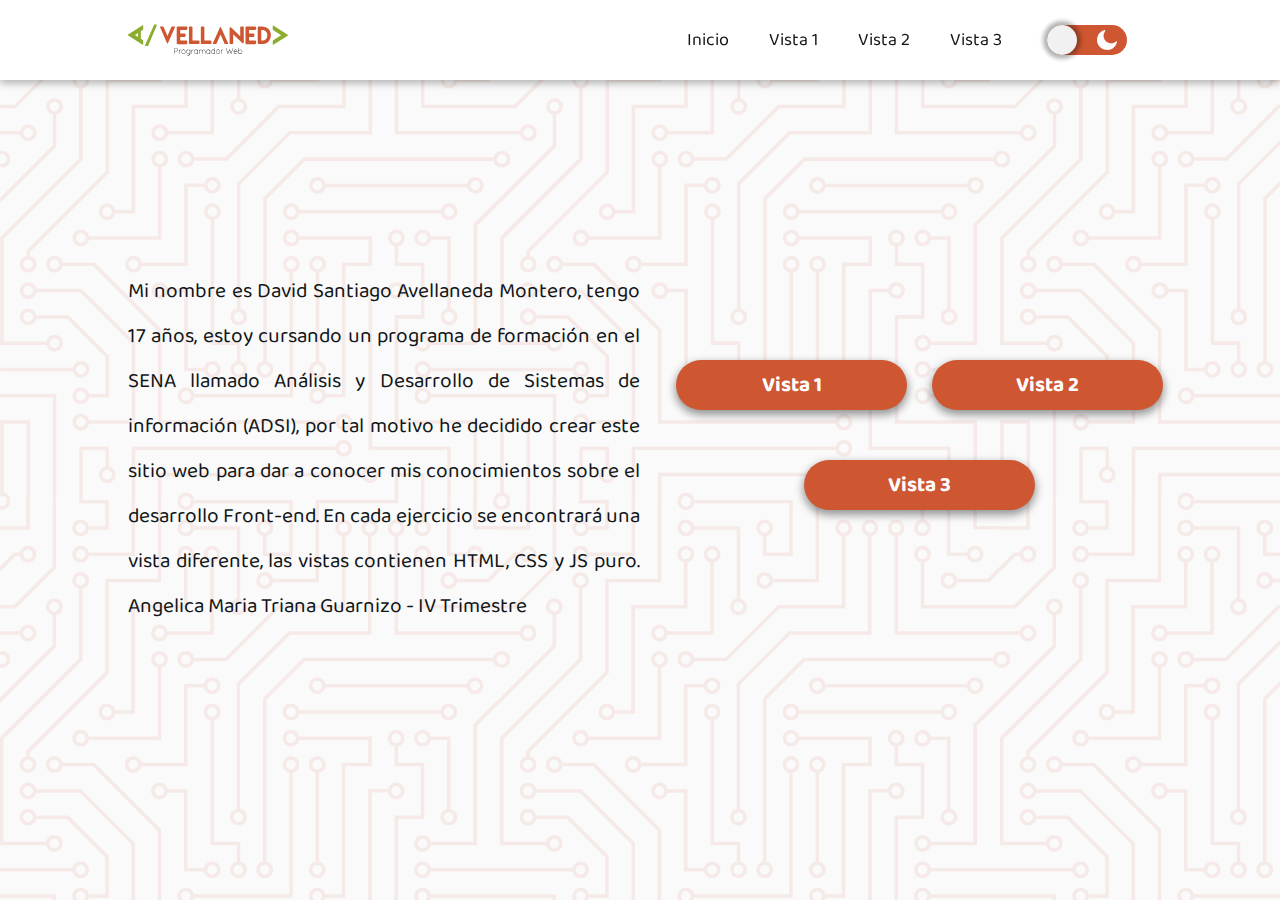
<file: index.html>
<!DOCTYPE html>
<html lang="es">
<head>
    <link rel="stylesheet" href="/src/css/styles.css" />
    <script src="/src/js/html-head.js"></script>
    <meta charset="UTF-8" />
    <meta http-equiv="X-UA-Compatible" content="IE=edge" />
    <meta name="viewport" content="width=device-width, initial-scale=1.0" />
    <meta name="language" content="es" />
    <meta name="robots" content="index,follow"/>
    <meta name="author" content="David Santiago Avellaneda Montero" />
    <meta name="copyright" content="David Santiago Avellaneda Montero" />
    <meta name="description" content="Aquí encontrarás 3 ejercicios de desarrollo Front-end (HTML, CSS y JS) - David Santiago Avellaneda Montero - ADSI - SENA" />
    <title>Ejercicios Front-end David Avellaneda</title>
</head>
<body>
    <header></header>
    <main>
        <section class="index-section1">
            <p>Mi nombre es David Santiago Avellaneda Montero, tengo 17 años, estoy cursando un programa de formación en el SENA llamado Análisis y Desarrollo de Sistemas de información (ADSI), por tal motivo he decidido crear este sitio web para dar a conocer mis conocimientos sobre el desarrollo Front-end. En cada ejercicio se encontrará una vista diferente, las vistas contienen HTML, CSS y JS puro. Angelica Maria Triana Guarnizo - IV Trimestre</p>
            <div class="container-levels">
                <div class="index-btn">
                    <a href="/vista-1.html" aria-label="Ver vista o ejercicio 1">Vista 1</a>
                </div>
                <div class="index-btn">
                    <a href="/vista-2.html" aria-label="Ver vista o ejercicio 2">Vista 2</a>
                </div>
                <div class="index-btn">
                    <a href="/vista-3.html" aria-label="Ver vista o ejercicio 3">Vista 3</a>
                </div>
            </div>
        </section>
    </main>
    <script type="module" src="/src/js/index.js"></script>
</body>
</html>
</file>
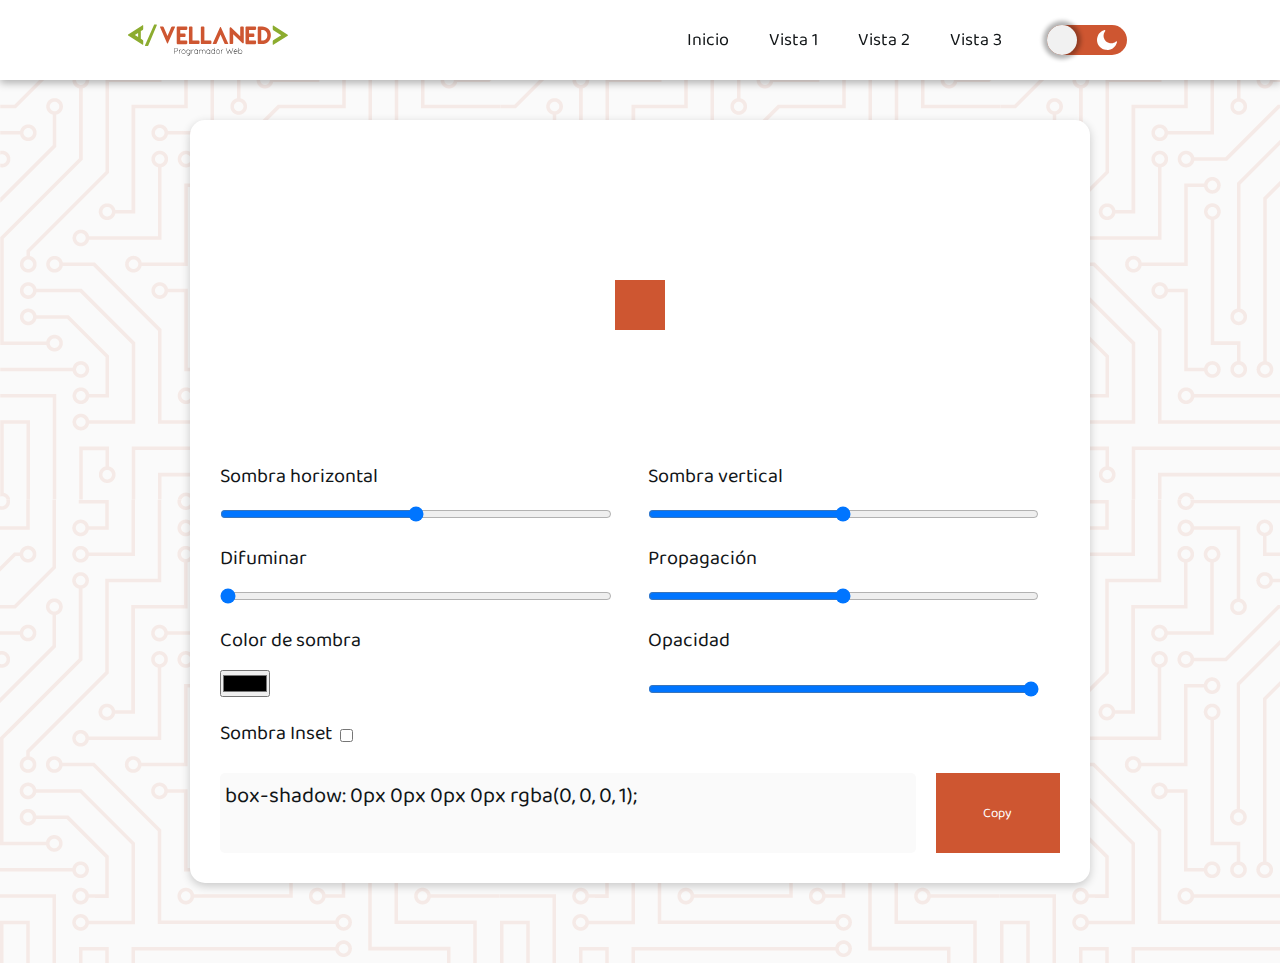
<file: vista-1.html>
<!DOCTYPE html>
<html lang="es">
<head>
    <link rel="stylesheet" href="/src/css/view-1.css" />
    <script src="/src/js/html-head.js"></script>
    <meta charset="UTF-8" />
    <meta http-equiv="X-UA-Compatible" content="IE=edge" />
    <meta name="viewport" content="width=device-width, initial-scale=1.0" />
    <meta name="language" content="en" />
    <meta name="robots" content="index,follow"/>
    <meta name="author" content="David Santiago Avellaneda Montero" />
    <meta name="copyright" content="David Santiago Avellaneda Montero" />
    <meta name="description" content="Pequeño personalizador de sombras de CSS con generación de código." />
    <title>Generador de sombras CSS - David Avellaneda</title>
</head>
<body class="index" translate="no">
    <header></header>
    <main>
        <div class="container">
            <div class="result">
                <div class="element"></div>
            </div>
            <div class="sliders">
                <div class="slider-wrapper">
                    <label for="h-shadow">Sombra horizontal</label>
                    <input type="range" id="h-shadow" max="100" min="-100" value="0" />
                </div>
                <div class="slider-wrapper">
                    <label for="v-shadow">Sombra vertical</label>
                    <input type="range" id="v-shadow" max="100" min="-100" value="0" />
                </div>
                <div class="slider-wrapper">
                    <label for="blur-radius">Difuminar</label>
                    <input type="range" id="blur-radius" max="100" min="0" value="0" />
                </div>
                <div class="slider-wrapper">
                    <label for="spread-radius">Propagación</label>
                    <input type="range" id="spread-radius" max="50" min="-50" value="0" />
                </div>
                <div class="slider-wrapper">
                    <label for="shadow-color">Color de sombra</label>
                    <input type="color" id="shadow-color" />
                </div>
                <div class="slider-wrapper">
                    <label for="shadow-color-opacity">Opacidad</label>
                    <input type="range" id="shadow-color-opacity" max="1" min="0" step="0.1" value="1" />
                </div>
                <div class="input-wrapper">
                    <label for="shadow-inset">Sombra Inset</label>
                    <input type="checkbox" id="shadow-inset" />
                </div>
            </div>
            <div class="code-wrapper">
                <textarea rows="2" id="code"></textarea>
                <button>Copy</button>
            </div>
        </div>
    </main>
    <script type="module" src="/src/js/index.js"></script>
    <script src="/src/js/view-1/index.js"></script>
</body>
</html>
</file>
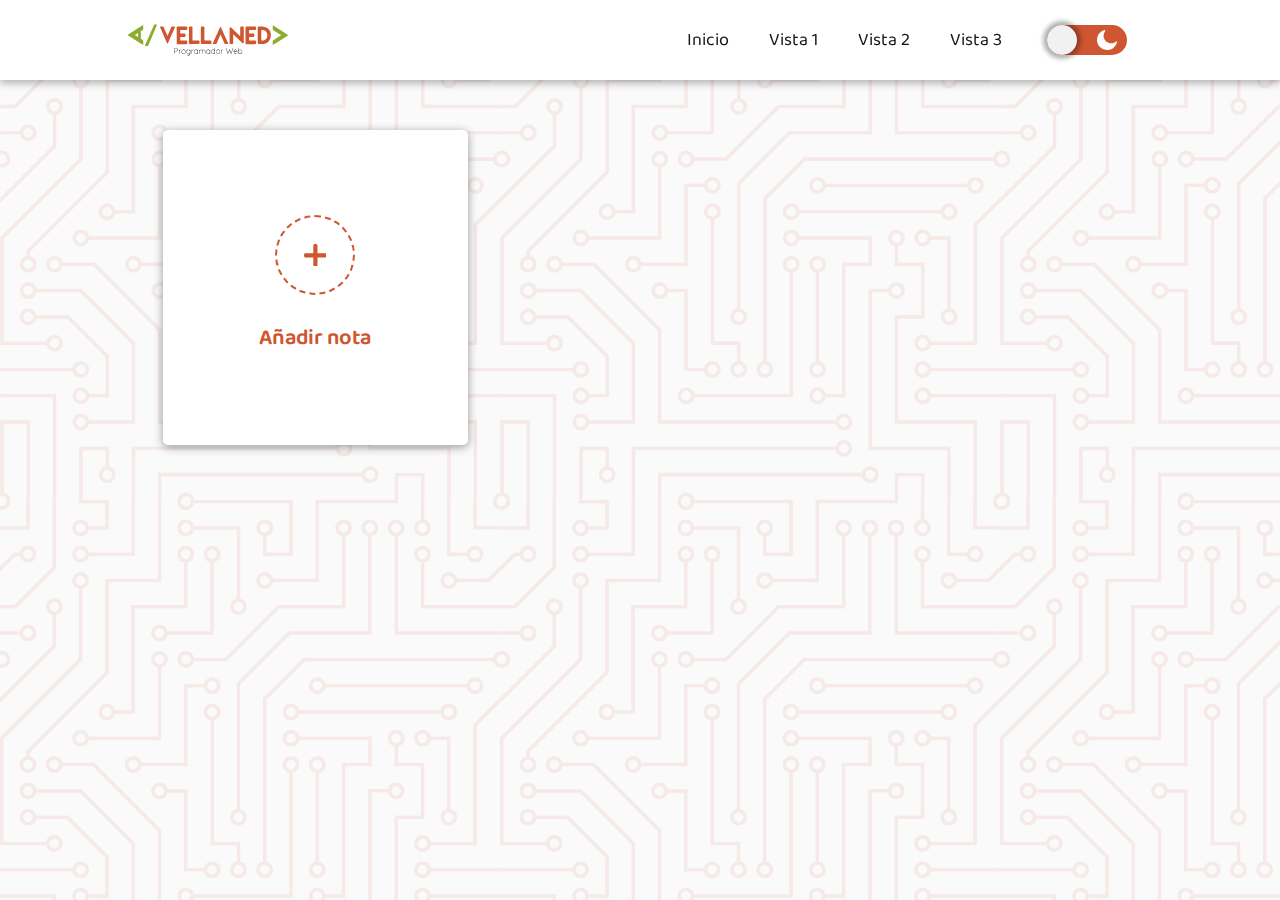
<file: vista-2.html>
<!DOCTYPE html>
<html lang="es">
<head>
    <link rel="stylesheet" href="/src/css/view-2.css" />
    <script src="/src/js/html-head.js"></script>
    <meta charset="UTF-8" />
    <meta http-equiv="X-UA-Compatible" content="IE=edge" />
    <meta name="viewport" content="width=device-width, initial-scale=1.0" />
    <meta name="language" content="en" />
    <meta name="robots" content="index,follow"/>
    <meta name="author" content="David Santiago Avellaneda Montero" />
    <meta name="copyright" content="David Santiago Avellaneda Montero" />
    <meta name="description" content="Agrega notas sencillas con un simple click, edita y borra." />
    <title>Generador de sombras CSS - David Avellaneda</title>
</head>
<body class="index" translate="no">
    <header></header>
    <main>
        <div class="popup-box">
            <div class="popup">
                <div class="content">
                    <div class="header">
                        <p>Añadir nueva nota</p>
                        <button aria-label="Cerrar ventana emergente">
                            <svg xmlns="http://www.w3.org/2000/svg" xmlns:xlink="http://www.w3.org/1999/xlink" version="1.1" id="Capa_1" x="0px" y="0px" viewBox="0 0 512 512" style="enable-background:new 0 0 512 512;" xml:space="preserve">
                                <g transform="translate(0.000000,512.000000) scale(0.100000,-0.100000)">
                                    <path d="M395,5076c-170-41-316-188-355-356c-28-120-7-261,54-364c14-23,419-435,900-916l876-875l-888-890C26,717,52,746,15,605   C-14,490,2,371,62,258C156,81,377-5,611,44c140,30,103-3,1054,947c484,483,885,879,890,879s406-395,890-879   c816-815,885-881,945-909c207-96,457-57,600,94c135,142,166,360,78,543c-29,61-99,133-927,958l-896,891l871,874   c543,544,881,890,897,918c44,78,60,152,55,259c-6,115-30,185-93,269c-123,163-346,232-540,166c-111-37-161-84-1029-953l-850-850   l-875,872c-941,936-918,916-1056,952C556,5093,465,5093,395,5076z"/>
                                </g>
                            </svg>
                        </button>
                    </div>
                    <form action="#">
                        <div class="row title">
                            <label>Título</label>
                            <input type="text" />
                        </div>
                        <div class="row description">
                            <label>Descripción</label>
                            <textarea></textarea>
                        </div>
                        <button class="add-btn">Añadir Nota</button>
                    </form>
                </div>
            </div>
        </div>
        <div class="wrapper">
            <li class="add-box">
                <div class="icon">
                    <svg xmlns="http://www.w3.org/2000/svg" xmlns:xlink="http://www.w3.org/1999/xlink" version="1.1" id="Capa_1" x="0px" y="0px" viewBox="0 0 512 512" style="enable-background:new 0 0 512 512;" xml:space="preserve">
                        <g transform="translate(0.000000,512.000000) scale(0.100000,-0.100000)">
                            <path d="M2348,5106c-127-35-225-149-248-287c-6-41-10-382-10-926v-863h-862c-545,0-886-4-927-10c-120-20-215-90-268-198   c-28-57-28-58-28-262s0-205,28-262c53-108,148-178,268-198c41-6,382-10,927-10h862v-862c0-545,4-886,10-927c20-119,91-216,200-269   c54-27,57-27,260-27c204,0,205,0,262,28c108,53,178,148,198,268c6,41,10,382,10,927v862h863c544,0,885,4,926,10   c122,20,214,89,268,198c28,57,28,58,28,262s0,205-28,262c-54,109-146,178-268,198c-41,6-382,10-926,10h-863v863c0,544-4,885-10,926   c-20,120-90,215-198,268c-55,27-62,28-242,30C2452,5119,2381,5116,2348,5106z"/>
                        </g>
                    </svg>
                </div>
                <p>Añadir nota</p>
            </li>
        </div>
    </main>
    <script type="module" src="/src/js/index.js"></script>
    <script src="/src/js/view-2/index.js"></script>
</body>
</html>
</file>
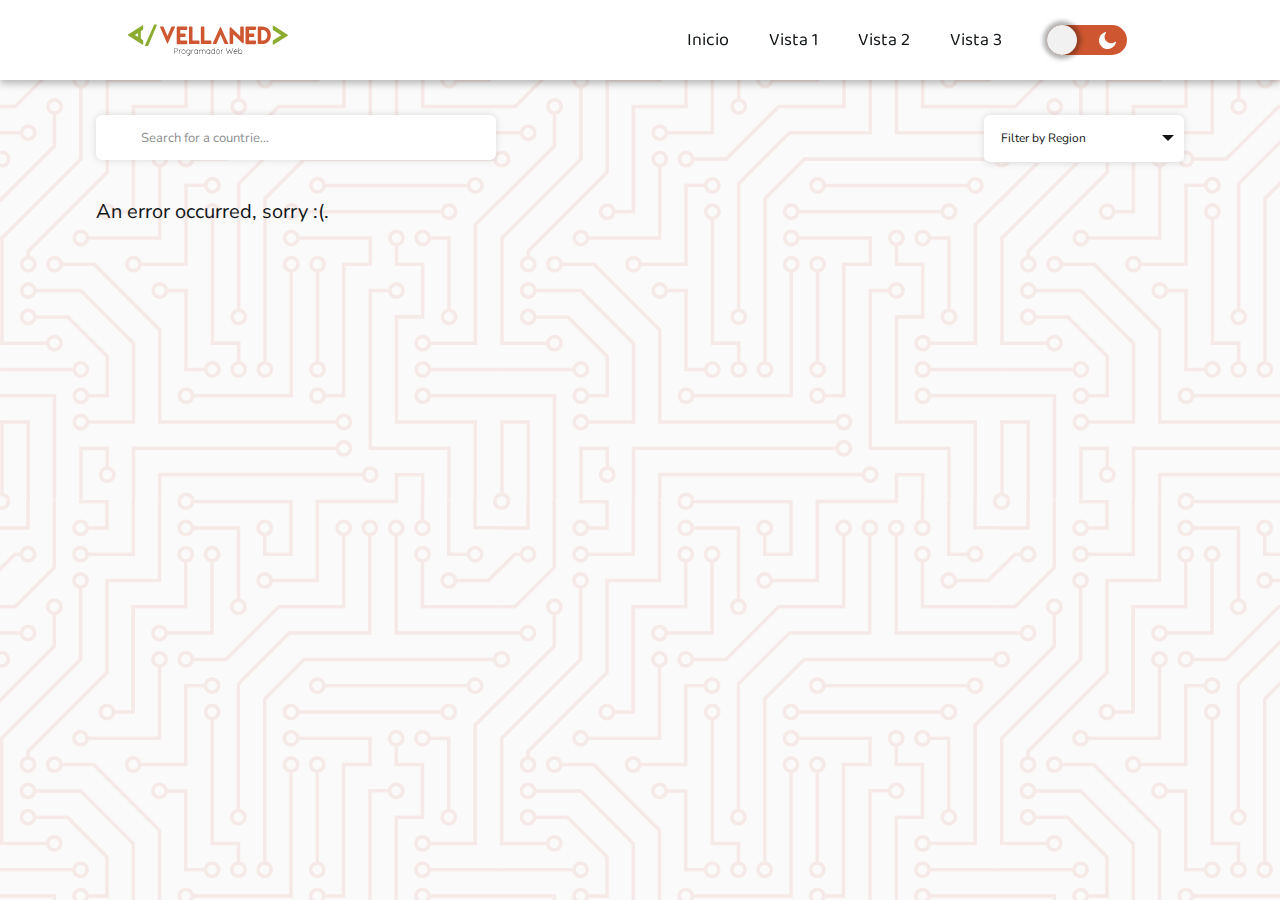
<file: vista-3.html>
<!DOCTYPE html>
<html lang="en">
<head>
    <link rel="stylesheet" href="/src/css/view-3.css" />
    <script src="/src/js/html-head.js"></script>
    <meta charset="UTF-8" />
    <meta http-equiv="X-UA-Compatible" content="IE=edge" />
    <meta name="viewport" content="width=device-width, initial-scale=1.0" />
    <meta name="language" content="en" />
    <meta name="robots" content="index,follow"/>
    <meta name="author" content="David Santiago Avellaneda Montero" />
    <meta name="copyright" content="David Santiago Avellaneda Montero" />
    <meta name="description" content="REST Countries API with color theme switcher, only with HTML, CSS and JS. David Santiago Avellaneda Montero." />
    <link rel="preconnect" href="https://fonts.googleapis.com" />
    <link rel="preconnect" href="https://fonts.gstatic.com" crossorigin />
    <link href="https://fonts.googleapis.com/css2?family=Nunito+Sans:ital,wght@0,200;0,300;0,400;0,600;0,700;0,800;0,900;1,200;1,300;1,400;1,600;1,700;1,800;1,900&display=swap" rel="stylesheet">
    <title>REST Countries API with color theme switcher - David Avellaneda</title>
</head>
<body class="index" translate="no">
    <header></header>
    <main>
        <section class="filter-content">
            <form id="search-form">
                <input type="text" placeholder="Search for a countrie..." id="input-search" autocomplete="off" />
            </form>
            <div class="custom-select">
                <select>
                    <option value="">Filter by Region</option>
                    <option value="">All</option>
                    <option value="Africa">Africa</option>
                    <option value="Americas">Americas</option>
                    <option value="Asia">Asia</option>
                    <option value="Europe">Europe</option>
                    <option value="Oceania">Oceania</option>
                </select>
            </div>
        </section>
        <section class="cards-container" id="countries"></section>
    </main>
    <script src="/src/js/index.js" type="module"></script>
    <script src="/src/js/view-3/index.js" type="module"></script>
</body>
</html>
</file>
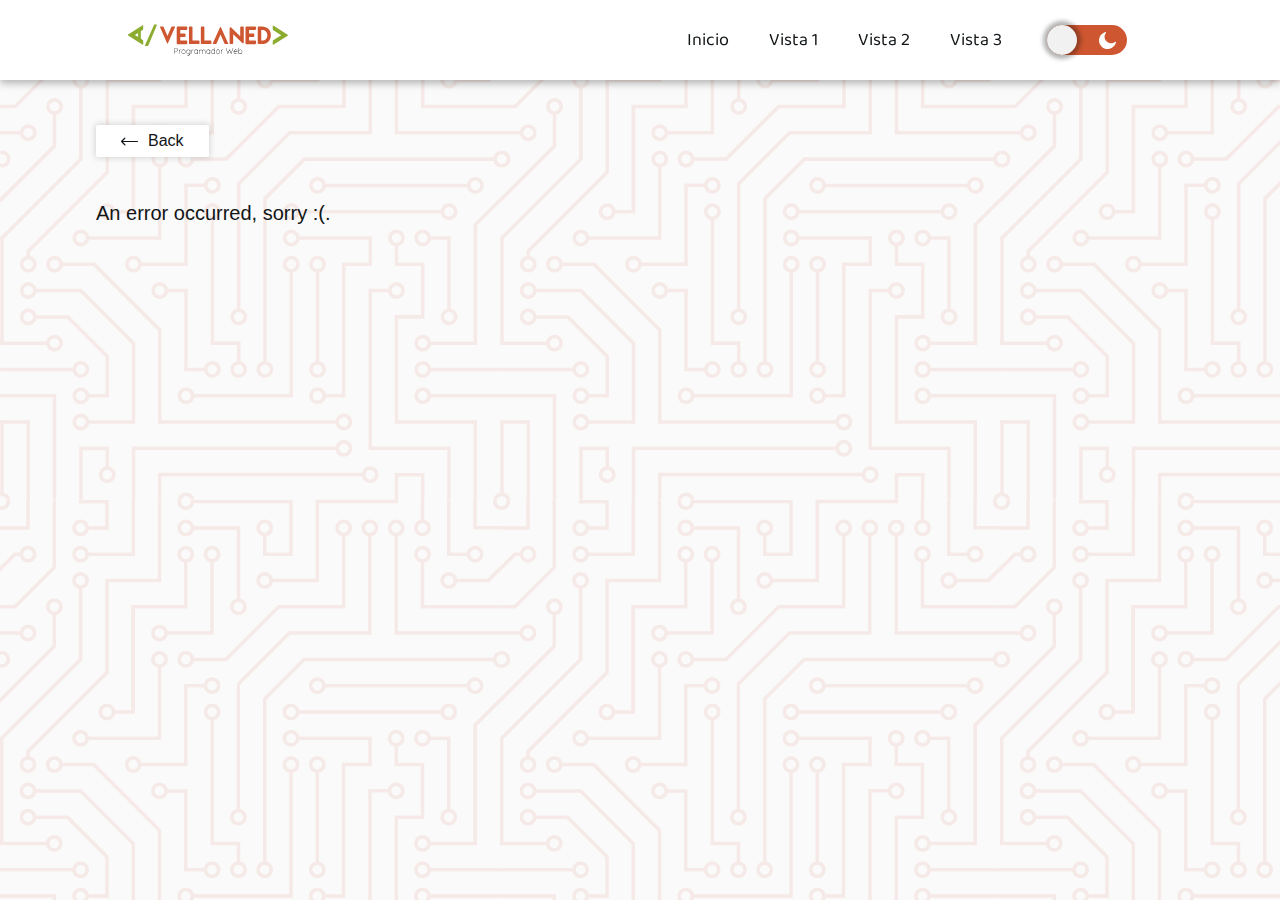
<file: vista-3/country.html>
<!DOCTYPE html>
<html lang="en">
<head>
    <link rel="stylesheet" href="/src/css/view-3.css" />
    <script src="/src/js/html-head.js"></script>
    <meta charset="UTF-8" />
    <meta http-equiv="X-UA-Compatible" content="IE=edge" />
    <meta name="viewport" content="width=device-width, initial-scale=1.0" />
    <meta name="language" content="en" />
    <meta name="robots" content="index,follow"/>
    <meta name="author" content="David Santiago Avellaneda Montero" />
    <meta name="copyright" content="David Santiago Avellaneda Montero" />
    <meta name="description" content="REST Countries API with color theme switcher, only with HTML, CSS and JS. David Santiago Avellaneda Montero." />
    <title></title>
</head>
<body class="country" translate="no">
    <header></header>
    <main>
        <section class="back-content">
            <a href="/vista-3.html"></a>
        </section>
        <section class="card-container" id="country"></section>
    </main>
    <script src="/src/js/index.js" type="module"></script>
    <script src="/src/js/view-3/index.js" type="module"></script>
</body>
</html>
</file>
<file: src/css/styles.css>
body {
    background-image: url("/assets/index/texture.png");
}
/* Main */
main {
    width: 80%;
    max-width: 180rem;
    min-height: 80vh;
    padding: 7rem 0 4rem 0;
    margin: 0 auto;
}
/* Index */
.index-section1 {
    width: 100%;
    text-align: justify; 
    line-height: 3rem;
    padding-top: 3rem;
    margin: 0 auto;
}
.index-section1 p {
    font-size: var(--font-size-text-320);
    font-weight: 400;
    margin-bottom: 2.5rem;
}
.index-section1 .container-levels {
    width: 100%;
    display: flex;
    flex-wrap: wrap;
    justify-content: space-around;
    margin: 0 auto;
}
.index-btn, .iv-trimester-btn {
    width: 100%;
    min-height: 5rem;
    font-size: var(--font-size-text-320);
    font-weight: bold;
    text-align: center;
    display: flex;
    justify-content: center;
    align-items: center;
    background-color: var(--light-mode-buttons);
    box-shadow: 0px 4px 8px 1px rgba(0, 0, 0, 0.4);
    border-radius: 4rem;
    margin-bottom: 3rem;
    border: none;
    outline: none;
}
.index-btn a, .iv-trimester-btn a {
    width: 100%;
    height: 100%;
    color: #fff;
    display: flex;
    align-items: center;
    justify-content: center;
    padding: 1rem 0;
}
/* Responsive 380px */
@media (min-width: 380px) {
    /* Main */
    /* Index */
    .index-section1 p {
        font-size: var(--font-size-text-420);
        line-height: 3.5rem;
    }
    .index-btn, .iv-trimester-btn {
        font-size: var(--font-size-text-420);
    }
}
/* Responsive Tablet */
@media (min-width: 500px) {
    /* Main */
    main {
        padding-top: 8rem;
    }
    /* Index section 1 */
    .index-section1 {
        padding-top: 4rem;
    }
    .index-section1 p {
        font-size: var(--font-size-text-500);
        line-height: 4rem;
    }
    .index-btn, .iv-trimester-btn {
        max-width: 28rem;
        font-size: var(--font-size-text-500);
    }
    .index-btn a, .iv-trimester-btn a {
        padding: 1.5rem;
    }
}
/* Responsive Desktop */
@media (min-width: 1000px) {
    /* Main */
    /* Index */
    .index-section1 {
        min-height: 80vh;
        display: flex;
        justify-content: center;
        align-items: center;
    }
    .index-section1 p {
        width: 50%;
        font-size: var(--font-size-text-900);
        line-height: 4.5rem;
    }
    .index-section1 .container-levels {
        width: 50%;
        position: relative;
        left: 2.3%;
    }
    .index-btn, .iv-trimester-btn {
        width: 45%;
        max-width: 28rem;
        font-size: var(--font-size-text-500);
        transition: all 0.2s ease-in-out;
        margin-bottom: 5rem;
    }
    .index-btn a, .iv-trimester-btn a {
        font-size: var(--font-size-text-900);
        padding: 1rem;
    }
    .index-section1 .index-btn:hover, .iv-trimester-btn:hover {
        transform: scale(1.08);
    }
}
</file>
<file: src/css/view-1.css>
main {
    width: 100%;
    min-height: 100vh;
    display: flex;
    justify-content: center;
    align-items: center;
    padding: 12rem 0 8rem 0;
}
.container {
    width: 90%;
    max-width: 90rem;
    background-color: var(--light-mode-elements);
    border-radius: 1.5rem;
    box-shadow: 0px 3px 10px rgba(0, 0, 0, 0.2);
    padding: 3rem;
}
.result {
    max-height: 32rem;
    display: flex;
    justify-content: center;
    align-items: center;
    padding: 13rem 0;
}
.element {
    width: 5rem;
    height: 5rem;
    position: relative;
    background-color: var(--light-mode-buttons);
}
.sliders {
    display: grid;
    grid-template-columns: 1fr 1fr;
    gap: 2rem 1.5rem;
}
.slider-wrapper {
    display: flex;
    flex-direction: column;
    justify-content: space-between;
}
label {
    font-size: 1.3rem;
    color: var(--light-mode-text);
}
input[type="range"] {
    width: 95%;
}
.code-wrapper {
    display: grid;
    grid-template-columns: 10fr 2fr;
    gap: 0.5rem;
    margin-top: 2rem;
}
.code-wrapper button {
    background-color: var(--light-mode-buttons);
    outline: none;
    border: none;
    margin-left: 0rem;
    color: #fff;
}
textarea {
    background-color: var(--light-mode-background);
    color: var(--light-mode-text);
    font-size: 1.5rem;
    resize: none;
    padding: 0.5rem;
    border: none;
    border-radius: 0.5rem;
}
.input-wrapper {
    display: flex;
    justify-content: flex-start;
    align-items: center;
}
.input-wrapper label {
    margin-right: 0.8rem;
    display: flex;
    align-items: center;
    margin-bottom: 0.4rem;
}
@media (min-width: 380px) {
    label {
        font-size: 1.5rem;
        margin-bottom: 0.8rem;
    }
    textarea {
        font-size: 1.8rem;
    }
}
@media (min-width: 500px) {
    label {
        font-size: 2rem;
        margin-bottom: 1.4rem;
    }
    textarea {
        font-size: 2.5rem;
    }
    .code-wrapper button {
        margin-left: 1rem;
    }
}
@media (min-width: 1000px) {
    textarea {
        font-size: 2.2rem;
    }
    .code-wrapper button {
        margin-left: 1.5rem;
    }
}
</file>
<file: src/css/view-2.css>
main {
    width: 100%;
    min-height: 100vh;
    padding: 8rem 0 8rem 0;
}
.wrapper {
    display: grid;
    grid-template-columns: repeat(auto-fill, 30.5rem);
    gap: 2rem;
    justify-content: center;
    margin: 5rem;
}
.wrapper .add-box, .wrapper .note {
    width: 80%;
    height: 31.5rem;
    list-style: none;
    background-color: var(--light-mode-elements);
    box-shadow: 0px 2px 10px rgba(0, 0, 0, 0.4);
    border-radius: 0.5rem;
    padding: 1.5rem 2rem 2rem;
    margin: auto;
}
@media (min-width: 380px) {
    .wrapper .add-box, .wrapper .note {
        width: 100%;
    }
}
.add-box, .icon, .note .bottom-content, .settings .menu li, .popup, .header {
    display: flex;
    align-items: center;
    justify-content: space-between;
}
.add-box {
    flex-direction: column;
    justify-content: center;
    cursor: pointer;
}
.add-box .icon {
    width: 8rem;
    height: 8rem;
    border-radius: 50%;
    justify-content: center;
    border: 0.2rem dashed var(--light-mode-buttons);
}
.add-box .icon svg {
    width: 30%;
    color: var(--light-mode-buttons);
    fill: var(--light-mode-buttons);
}
.add-box p {
    font-size: 2.2rem;
    font-weight: 600;
    color: var(--light-mode-buttons);
    margin-top: 2.5rem;
}
.wrapper .note {
    display: flex;
    flex-direction: column;
    justify-content: space-between;
}
.details {
    height: 100%;
}
.note textarea:nth-child(1) {
    height: 15%;
    font-size: 2.2rem;
    font-weight: 500;
    color: var(--light-mode-text);
}
.note textarea {
    width: 100%;
    font-size: 1.8rem;
    color: var(--light-mode-text);
    display: block;
    margin-top: 0.5rem;
    background: none;
    border: none;
    resize: none;
    outline: none;
}
.note textarea:nth-child(2) {
    height: 80%;
}
.note .bottom-content {
    border-top: 1px solid #ccc;
    padding-top: 1rem;
}
.bottom-content span {
    font-size: 1.4rem;
    color: #6d6d6d;
}
body.dark-theme .bottom-content span {
    color: #c6c6c6;
}
.bottom-content .settings {
    display: flex;
    align-items: center;
    position: relative;
}
.bottom-content .settings svg {
    width: 1.8rem;
    fill: #6d6d6d;
    cursor: pointer;
}
body.dark-theme .bottom-content .settings svg {
    fill: #c6c6c6;
}
.settings .menu {
    position: absolute;
    right: -0.5rem;
    bottom: 0;
    border-radius: 0.5rem;
    box-shadow: 0 0 0.6rem rgba(0, 0, 0, 0.3);
    background-color: var(--light-mode-elements);
    transform: scale(0);
    transform-origin: bottom right;
    transition: transform 0.2s ease-in-out;
}
.settings.show-menu .menu {
    transform: scale(1);
}
.settings .menu li {
    height: 3rem;
    font-size: 1.6rem;
    border-radius: 0;
    justify-content: flex-start;
    cursor: pointer;
    padding: 1.7rem 1.5rem;
}
.menu li:hover {
    background-color: rgb(239, 239, 239);
}
body.dark-theme .menu li:hover{
    background-color: var(--light-mode-background);
}
.menu li svg {
    padding-right: 0.2rem;
    margin-right: 1rem;
}
.popup-box {
    position: fixed;
    top: 0;
    left: 0;
    height: 100vh;
    width: 100%;
    background: rgba(0, 0, 0, 0.6);
    z-index: 1100;
}
.popup-box .popup {
    width: 100%;
    max-width: 40rem;
    position: absolute;
    top: 50%;
    left: 50%;
    transform: translate(-50%, -50%);
    z-index: 1101;
    justify-content: center;
}
.popup-box, .popup-box .popup {
    opacity: 0;
    pointer-events: none;
    transition: all 0.2s ease-in-out;
}
.popup-box.show-box, .popup-box.show-box .popup {
    opacity: 1;
    pointer-events: auto;
}
.popup .content {
    width: calc(100% - 1.5rem);
    background-color: var(--light-mode-elements);
    border-radius: 1rem;
}
.popup .content .header {
    border-bottom: 0.1rem solid #ccc;
    padding: 1.5rem 2.5rem;
}
.content .header p {
    font-size: 2rem;
    font-weight: 600;
}
.content .header button {
    width: 3.2rem;
    height: 3.2rem;
    display: flex;
    align-items: center;
    justify-content: center;
    cursor: pointer;
    background: none;
    outline: none;
    border: none;
}
.content .header svg {
    width: 1.8rem;
    fill: var(--light-mode-text);
}
.content form {
    margin: 1.5rem 2.5rem 3.5rem;
}
.content form .row {
    margin-bottom: 2rem;
}
.content form .row label {
    display: block;
    font-size: 1.8rem;
    margin-bottom: 0.6rem;
}
.content form :where(input, textarea) {
    width: 100%;
    height: 5rem;
    outline: none;
    border-radius: 0.3rem;;
    border: 1px solid #999;
    background-color: var(--light-mode-background);
    color: var(--light-mode-text);
    font-size: 1.8rem;
    padding: 0 1.5rem;
}
.content form textarea {
    height: 15rem;
    resize: none;
    padding: 0.8rem 1.5rem;
}
.content form button {
    width: 100%;
    height: 5rem;
    background-color: var(--light-mode-buttons);
    border: none;
    outline: none;
    color: #fff;
    font-size: 1.8rem;
    border-radius: 0.5rem;
    cursor: pointer;
}
</file>
<file: src/css/view-3.css>
main * {
    font-family: "Nunito Sans", sans-serif !important;
}
main {
    width: 85%;
    height: auto;
    display: flex;
    flex-direction: column;
    justify-content: center;
    align-items: center;
    margin: 0 auto;
    padding-top: 8rem;
}
.filter-content {
    width: 100%;
    display: flex;
    flex-direction: column;
    align-items: flex-start;
    justify-content: space-between;
    margin: 3.5rem 0;
}
.filter-content form {
    width: 100%;
    max-width: 33rem;
    height: 4.5rem;
    display: flex;
    border-radius: 0.6rem;
    background-color: var(--light-mode-elements);
    box-shadow: 0px 0px 6px 1px rgb(0 0 0 / 10%);
    padding: 1.5rem 2.5rem;
    margin-bottom: 2.8rem;
}
.filter-content svg {
    width: 1.5rem;
    fill: var(--light-mode-text);
    opacity: 0.5;
}
.filter-content input {
    width: 100%;
    color: var(--light-mode-text);
    background: none;
    border: none;
    outline: none;
    margin-left: 2rem;
}
.filter-content input::placeholder {
    font-family: 'Nunito Sans', sans-serif;
    font-size: 1.3rem;
    color: var(--light-mode-text);
    opacity: 0.5;
}
/* https://www.w3schools.com/howto/howto_custom_select.asp */
/* The container must be positioned relative: */
.custom-select {
    width: 50%;
    max-width: 20rem;
    position: relative;
}
.custom-select select {
    display: none; /*hide original SELECT element: */
}
.select-selected {
    font-size: 1.2rem;
    background-color: var(--light-mode-elements);
    color: var(--light-mode-text);
    border-radius: 0.6rem;
    box-shadow: 0px 0px 6px 1px rgb(0 0 0 / 10%);
}
/* Style the arrow inside the select element: */
.select-selected:after {
    position: absolute;
    content: "";
    top: 20px;
    right: 10px;
    width: 0;
    height: 0;
    border: 6px solid transparent;
    border-color: var(--light-mode-text) transparent transparent transparent;
}
/* Point the arrow upwards when the select box is open (active): */
.select-selected.select-arrow-active:after {
    border-color: transparent transparent var(--light-mode-text) transparent;
    top: 13px;
}
/* style the items (options), including the selected item: */
.select-items div,.select-selected {
    height: 4.8rem;
    color: var(--light-mode-text);
    padding: 14px 16px;
    border: 1px solid transparent;
    border-color: transparent transparent rgba(0, 0, 0, 0.1) transparent;
    cursor: pointer;
}
/* Style items (options): */
.select-items {
    margin-top: 0.4rem;
    position: absolute;
    background-color: var(--light-mode-elements);
    color: var(--light-mode-text);
    border-radius: 0.6rem;
    box-shadow: 0px 0px 6px 1px rgb(0 0 0 / 10%);
    top: 100%;
    left: 0;
    right: 0;
    z-index: 99;
}
/* Hide the items when the select box is closed: */
.select-hide {
    display: none;
}
.select-items div:hover, .same-as-selected {
    border-radius: 0.6rem;
    background-color: rgba(0, 0, 0, 0.1);
}
.cards-container {
    width: 100%;
    display: grid;
    gap: 4.5rem;
    margin-bottom: 5rem;
}
.no-results-found {
    display: block;
}
.no-results-found p {
    font-size: 3rem;
    text-align: center;
}
.no-results-found span {
    font-weight: 900;
}
.card {
    width: 100%;
    background-color: var(--light-mode-elements);
    box-shadow: 0px 2px 6px 0px rgb(0 0 0 / 8%);
    border-radius: 0.6rem;
    transform: scale(1);
    transition: transform 0.3s ease;
}
.card:hover {
    transform: scale(1.1);
}
.card a {
    color: var(--light-mode-text);
}
.card-image {
    width: 100%;
    height: 50%;
    object-fit: cover;
    display: block;
    border-radius: 0.6rem 0.6rem 0 0;
}
.card-content {
    width: 100%;
    padding: 2rem;
}
.card-content h2 {
    font-size: 1.5rem;
    font-weight: 900;
    margin-bottom: 1.5rem;
}
.card-content-text {
    margin-bottom: 2rem;
}
.card-content p {
    font-size: 1.3rem;
    font-weight: 700;
    margin-bottom: 0.5rem;
    line-height: 2.5rem;
}
.card-content span {
    font-weight: 500;
}
/* country.html */
.back-content {
    width: 100%;
    display: flex;
    flex-direction: column;
    align-items: flex-start;
    margin: 4.5rem 0;
}
.back-content a {
    font-size: 1.3rem;
    color: var(--light-mode-text);
    background-color: var(--light-mode-elements);
    display: flex;
    justify-content: space-between;
    align-items: center;
    border-radius: 0.2rem;
    box-shadow: 0px 0px 6px 1px rgb(0 0 0 / 15%);
    padding: 0.7rem 2.5rem;
    cursor: pointer;
}
.back-content svg {
    width: 1.7rem;
    fill: var(--light-mode-text);
    margin-right: 1rem;
}
.card-container {
    width: 100%;
    display: flex;
    flex-direction: column;
}
.card-container img {
    width: 100%;
    display: block;
    margin-bottom: 3rem;
}
.country-content h2 {
    font-size: 2.2rem;
    font-weight: 900;
    color: var(--light-mode-text);
    margin-bottom: 2rem;
}
.country-text {
    display: grid;
}
.country-text p {
    font-size: 1.3rem;
    margin-bottom: 1rem;
    font-weight: 700;
    line-height: 2.5rem;
}
.country-text span {
    font-weight: 500;
}
.country-text-one, .country-text-two {
    margin-bottom: 2rem;
}
.country-text-two .languages span > * {
    margin-right: 0.8rem;
}   
.borders-container {
    margin-bottom: 4rem;
}
.borders-container h3 {
    font-size: 1.6rem;
    margin-bottom: 2rem;
}
.borders-countries {
    display: flex;
    justify-content: center;
    flex-wrap: wrap;
}
.borders-countries a {
    font-size: 1.2rem;
    font-weight: 500;
    color: var(--light-mode-text);
    background-color: var(--light-mode-elements);
    box-shadow: 0px 0px 4px 1px rgb(0 0 0 / 15%);
    border-radius: 0.2rem;
    display: flex;
    align-items: center;
    padding: 0.6rem 2rem;
    margin: 0rem 1rem 1rem 0;
    transition: transform 0.2s ease;
}
.borders-countries a:hover {
    transform: scale(1.2);
}
.borders-countries p {
    font-size: 1.3rem;
    color: var(--light-mode-text);
}
@media (min-width: 600px) {
    .navbar h1 {
        font-size: 1.8rem;
    }
    .navbar button {
        font-size: 1.3rem;
    }
    .navbar button svg {
        width: 1.6rem;
    }
    .filter-content {
        flex-direction: row;
    }
    .filter-content form {
        margin: 0;
    }
    .cards-container {
        grid-template-columns: repeat(2, minmax(0, 1fr));
        gap: 4.5rem;
    }
    /* country.html */
    .card-container img {
        width: 50%;
        margin: 0 auto 3rem;
    }
    .country-content h2 {
        font-size: 2.4rem;
    }
    .back-content a {
        font-size: 1.4rem;
    }
    .country-text {
        grid-template-columns: 1fr 1fr;
    }
    .country-text p {
        font-size: 1.4rem;
    }
}
@media (min-width: 1000px) {
    .navbar h1 {
        font-size: 2rem;
    }
    .navbar button {
        font-size: 1.4rem;
    }
    .navbar button:hover {
        transform: scale(1.1);
    }
    .navbar button svg {
        width: 1.7rem;
    }
    main {
        width: 85%;
    }
    .cards-container {
        grid-template-columns: repeat(4, minmax(0, 1fr));
    }
    .filter-content form {
        max-width: 40rem;
    }
    /* country.html */
    .back-content a {
        font-size: 1.6rem;
    }
    .card-container {
        flex-direction: row;
    }
    .card-container img {
        width: 50%;
        height: 30rem;
        object-fit: cover;
        padding-right: 6rem;
        margin: 0;
    }
    .country-content {
        width: 50%;
        display: flex;
        flex-direction: column;
        justify-content: center;
    }
    .country-content h2 {
        font-size: 2.6rem;
        margin-bottom: 3rem
    }
    .country-text-one {
        padding-right: 0.5rem;
    }
    .borders-countries {
        justify-content: flex-start;
    }
    .borders-countries a {
        margin: 0 2rem 2rem 0;
    }
    @media (min-width: 1300px) {
        .card-container img {
            height: 35rem;
        }
    }
    @media (min-width: 1500px) {
        .card-container img {
            height: 40rem;
        }
    }
}
</file>
